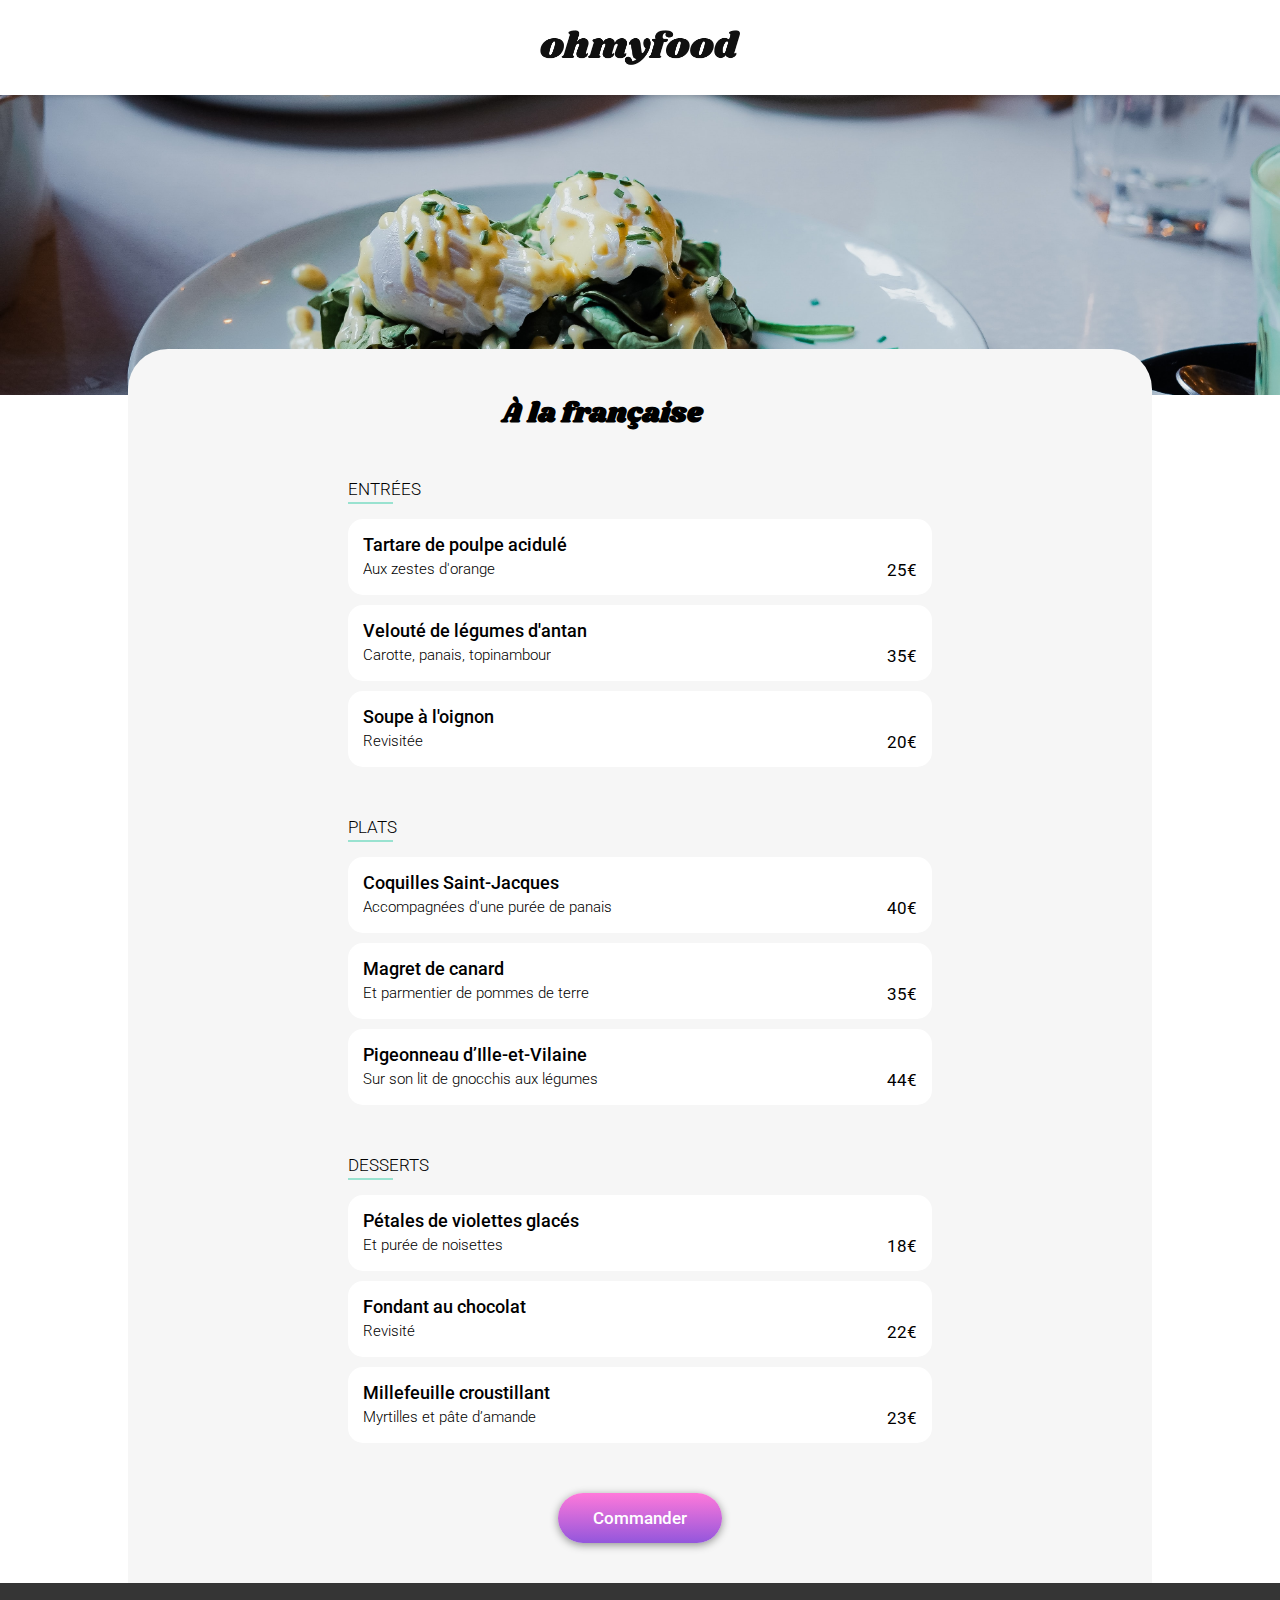
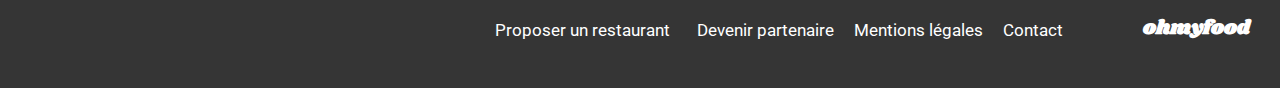
<file: restaurants/a-la-francaise.html>
<!DOCTYPE html>
<html lang="fr">
<head>
    <meta charset="UTF-8">
    <meta name="viewport" content="width=device-width, initial-scale=1.0">
    <title>À la française</title>
    <link rel="stylesheet" href="../assets/style.css">
    <!-- liens police-->
    <link rel="preconnect" href="https://fonts.googleapis.com">
    <link rel="preconnect" href="https://fonts.gstatic.com" crossorigin>
    <link href="https://fonts.googleapis.com/css2?family=Roboto:ital,wght@0,100;0,300;0,400;0,500;0,700;0,900;1,100;1,300;1,400;1,500;1,700;1,900&family=Shrikhand&display=swap" rel="stylesheet">
    <!-- Lien icone -->
    <link rel="stylesheet" href="https://cdnjs.cloudflare.com/ajax/libs/font-awesome/6.2.1/css/all.min.css" integrity="sha512-MV7K8+y+gLIBoVD59lQIYicR65iaqukzvf/nwasF0nqhPay5w/9lJmVM2hMDcnK1OnMGCdVK+iQrJ7lzPJQd1w==" crossorigin="anonymous" referrerpolicy="no-referrer" />
</head>
<body>
    <div class="body-container">
        <header class="header">
            <a href="../index.html" class="header__return">
                <i class="fa-solid fa-arrow-left"></i>
            </a>
            <img src="../assets/images/logo/ohmyfood.png" alt="Logo ohmyfood" class="header__img">
        </header>
    
        <main class="main">
            <img class="main__img" src="../assets/images/restaurants/toa-heftiba-DQKerTsQwi0-unsplash.jpg" alt="">
            <section class="menu">
                <div class="menu__restaurant">
                    <h1 class="menu__restaurant__title">À la française</h1>
                    <span class="menu__restaurant__heart">
                        <i class="fa-regular fa-heart"></i>
                        <i class="fa-solid fa-heart"></i>
                    </span>
                </div>
                <div class="menu__starter">
                    <h2 class="menu__starter__title">ENTRÉES</h2>
                    <div class="menu__starter__name">
                        <h3 class="menu__starter__name--margin">Tartare de poulpe acidulé</h3>
                        <div class="menu__starter__name__description">
                            <p class="menu__starter__name__description--weight">Aux zestes d'orange</p>
                            <p>25€</p>
                        </div>
                        <div class="menu__starter__check">
                            <i class="fa-solid fa-circle-check"></i>
                        </div>
                    </div>
                    <div class="menu__starter__name">
                        <h3 class="menu__starter__name--margin">Velouté de légumes d'antan</h3>
                        <div class="menu__starter__name__description">
                            <p class="menu__starter__name__description--weight">Carotte, panais, topinambour</p>
                            <p>35€</p>
                        </div>
                        <div class="menu__starter__check">
                            <i class="fa-solid fa-circle-check"></i>
                        </div>
                    </div>
                    <div class="menu__starter__name">
                        <h3 class="menu__starter__name--margin">Soupe à l'oignon</h3>
                        <div class="menu__starter__name__description">
                            <p class="menu__starter__name__description--weight">Revisitée</p>
                            <p>20€</p>
                        </div>
                        <div class="menu__starter__check">
                            <i class="fa-solid fa-circle-check"></i>
                        </div>
                    </div>
                </div>
                <div class="menu__starter">
                    <h2 class="menu__starter__title">PLATS</h2>
                    <div class="menu__starter__name">
                        <h3 class="menu__starter__name--margin">Coquilles Saint-Jacques</h3>
                        <div class="menu__starter__name__description">
                            <p class="menu__starter__name__description--weight">Accompagnées d'une purée de panais</p>
                            <p>40€</p>
                        </div>
                        <div class="menu__starter__check">
                            <i class="fa-solid fa-circle-check"></i>
                        </div>
                    </div>
                    <div class="menu__starter__name">
                        <h3 class="menu__starter__name--margin">Magret de canard</h3>
                        <div class="menu__starter__name__description">
                            <p class="menu__starter__name__description--weight">Et parmentier de pommes de terre</p>
                            <p>35€</p>
                        </div>
                        <div class="menu__starter__check">
                            <i class="fa-solid fa-circle-check"></i>
                        </div>
                    </div>
                    <div class="menu__starter__name">
                        <h3 class="menu__starter__name--margin">Pigeonneau d’Ille-et-Vilaine</h3>
                        <div class="menu__starter__name__description">
                            <p class="menu__starter__name__description--weight">Sur son lit de gnocchis aux légumes</p>
                            <p>44€</p>
                        </div>
                        <div class="menu__starter__check">
                            <i class="fa-solid fa-circle-check"></i>
                        </div>
                    </div>
                </div>
                <div class="menu__starter">
                    <h2 class="menu__starter__title">DESSERTS</h2>
                    <div class="menu__starter__name">
                        <h3 class="menu__starter__name--margin">Pétales de violettes glacés</h3>
                        <div class="menu__starter__name__description">
                            <p class="menu__starter__name__description--weight">Et purée de noisettes</p>
                            <p>18€</p>
                        </div>
                        <div class="menu__starter__check">
                            <i class="fa-solid fa-circle-check"></i>
                        </div>
                    </div>
                    <div class="menu__starter__name">
                        <h3 class="menu__starter__name--margin">Fondant au chocolat</h3>
                        <div class="menu__starter__name__description">
                            <p class="menu__starter__name__description--weight">Revisité</p>
                            <p>22€</p>
                        </div>
                        <div class="menu__starter__check">
                            <i class="fa-solid fa-circle-check"></i>
                        </div>
                    </div>
                    <div class="menu__starter__name">
                        <h3 class="menu__starter__name--margin">Millefeuille croustillant</h3>
                        <div class="menu__starter__name__description">
                            <p class="menu__starter__name__description--weight">Myrtilles et pâte d’amande</p>
                            <p>23€</p>
                        </div>
                        <div class="menu__starter__check">
                            <i class="fa-solid fa-circle-check"></i>
                        </div>
                    </div>
                </div>
                <a href="#" class="menu__cta">Commander</a>
            </section>
        </main>
        <footer class="footer">
            <h2 class="footer__title">ohmyfood</h2>
            <ul class="footer__list">
                <li class="footer__list__item">
                    <a href="#" class="footer__list__item__lien">
                        <i class="fa-solid fa-utensils"></i>
                        <p class="footer__list__item__lien--white">Proposer un restaurant</p>
                    </a>
                </li>
                <li class="footer__list__item">
                    <a href="#" class="footer__list__item__lien">
                        <i class="fa-solid fa-handshake-angle"></i>
                        <p class="footer__list__item__lien--white">Devenir partenaire</p>
                    </a>
                </li>
                <li class="footer__list__item">
                    <a href="#" class="footer__list__item__lien">Mentions légales</a>
                </li>
                <li class="footer__list__tem">
                    <a href="mailto:contact@ohmyfood.com" class="footer__list__item__lien">Contact</a>
                </li>
            </ul>
        </footer>
    </div>
</body>
</html>
</file>
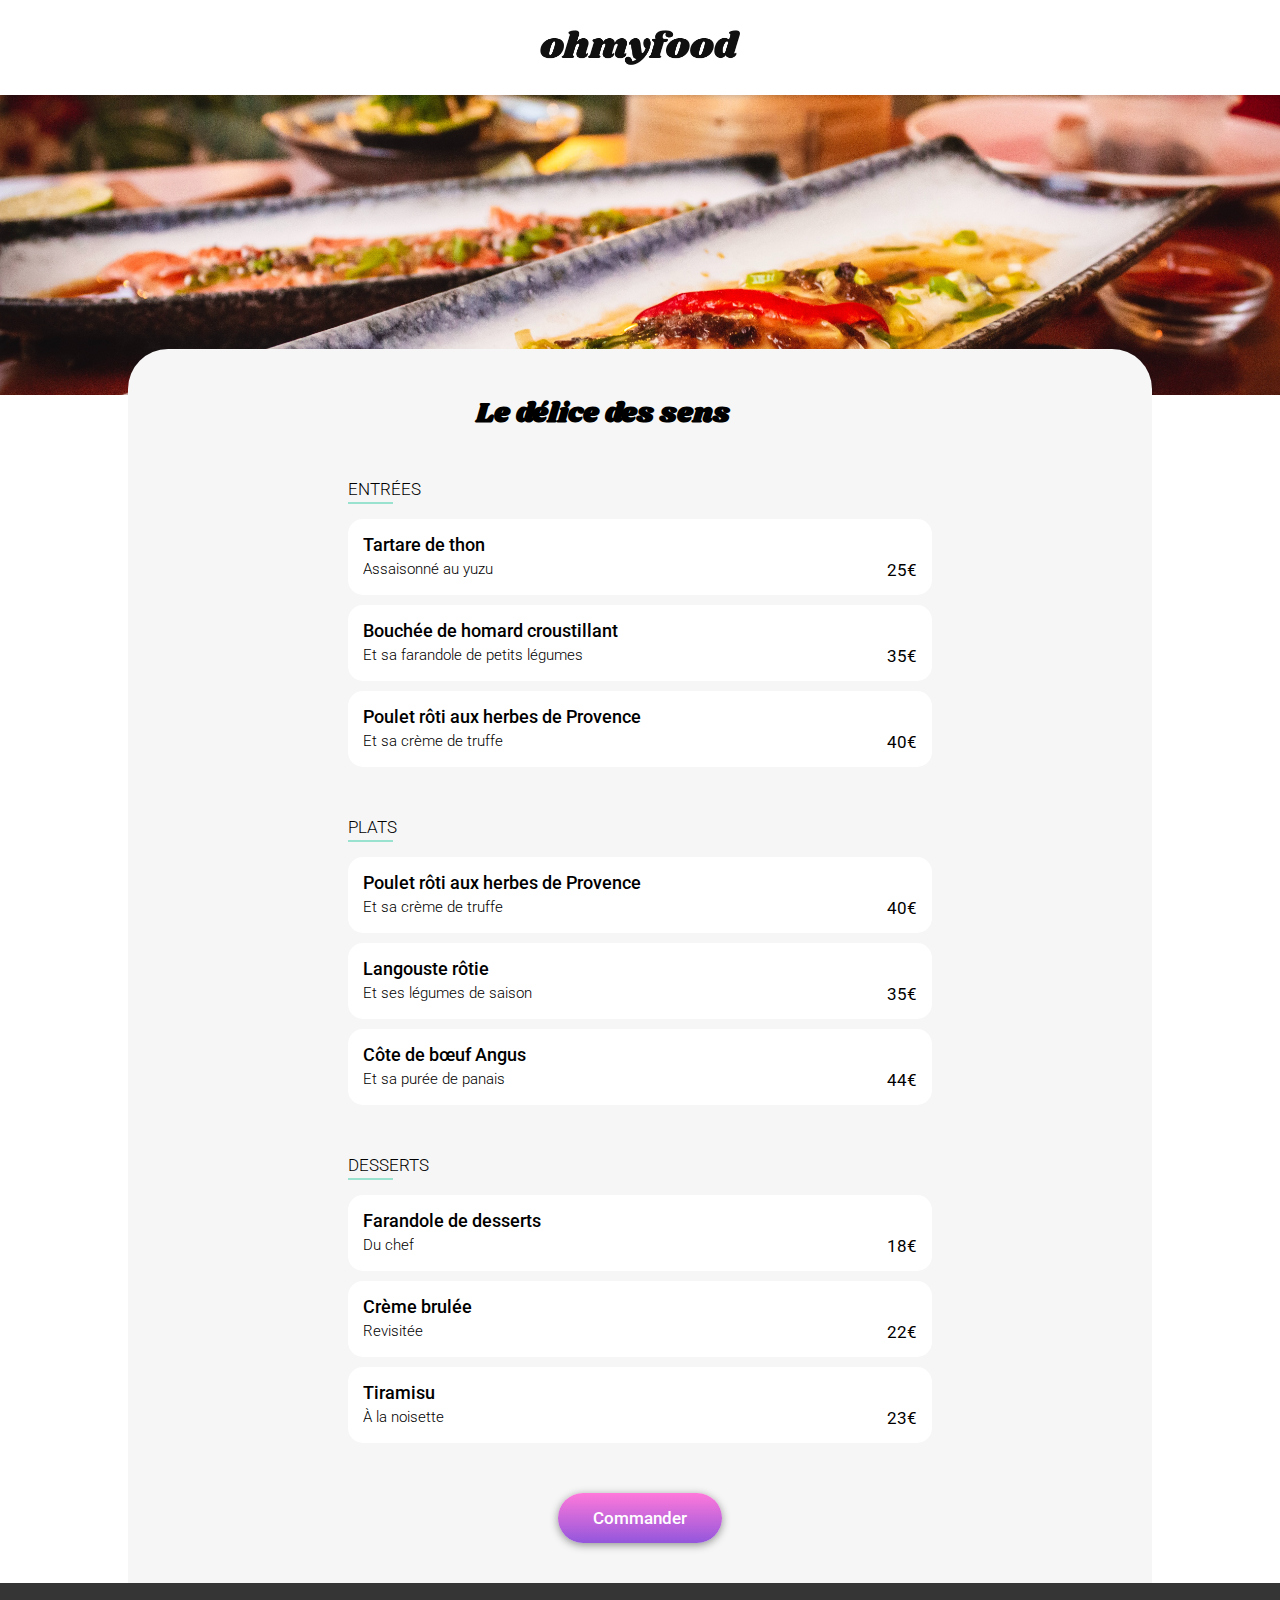
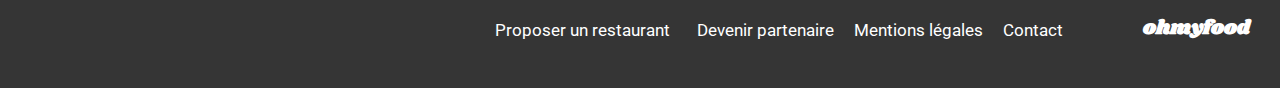
<file: restaurants/delice-des-sens.html>
<!DOCTYPE html>
<html lang="fr">
<head>
    <meta charset="UTF-8">
    <meta name="viewport" content="width=device-width, initial-scale=1.0">
    <title>Le délice des sens</title>
    <link rel="stylesheet" href="../assets/style.css">
    <!-- liens police-->
    <link rel="preconnect" href="https://fonts.googleapis.com">
    <link rel="preconnect" href="https://fonts.gstatic.com" crossorigin>
    <link href="https://fonts.googleapis.com/css2?family=Roboto:ital,wght@0,100;0,300;0,400;0,500;0,700;0,900;1,100;1,300;1,400;1,500;1,700;1,900&family=Shrikhand&display=swap" rel="stylesheet">
    <!-- Lien icone -->
    <link rel="stylesheet" href="https://cdnjs.cloudflare.com/ajax/libs/font-awesome/6.2.1/css/all.min.css" integrity="sha512-MV7K8+y+gLIBoVD59lQIYicR65iaqukzvf/nwasF0nqhPay5w/9lJmVM2hMDcnK1OnMGCdVK+iQrJ7lzPJQd1w==" crossorigin="anonymous" referrerpolicy="no-referrer" />
</head>
<body>
    <div class="body-container">
        <header class="header">
            <a href="../index.html" class="header__return">
                <i class="fa-solid fa-arrow-left"></i>
            </a>
            <img src="../assets/images/logo/ohmyfood.png" alt="Logo ohmyfood" class="header__img">
        </header>
    
        <main class="main">
            <img class="main__img" src="../assets/images/restaurants/louis-hansel-shotsoflouis-qNBGVyOCY8Q-unsplash.jpg" alt="">
            <section class="menu">
                <div class="menu__restaurant">
                    <h1 class="menu__restaurant__title">Le délice des sens</h1>
                    <span class="menu__restaurant__heart">
                        <i class="fa-regular fa-heart"></i>
                        <i class="fa-solid fa-heart"></i>
                    </span>
                </div>
                <div class="menu__starter">
                    <h2 class="menu__starter__title">ENTRÉES</h2>
                    <div class="menu__starter__name">
                        <h3 class="menu__starter__name--margin">Tartare de thon</h3>
                        <div class="menu__starter__name__description">
                            <p class="menu__starter__name__description--weight">Assaisonné au yuzu</p>
                            <p>25€</p>
                        </div>
                        <div class="menu__starter__check">
                            <i class="fa-solid fa-circle-check"></i>
                        </div>
                    </div>
                    <div class="menu__starter__name">
                        <h3 class="menu__starter__name--margin">Bouchée de homard croustillant</h3>
                        <div class="menu__starter__name__description">
                            <p class="menu__starter__name__description--weight">Et sa farandole de petits légumes</p>
                            <p>35€</p>
                        </div>
                        <div class="menu__starter__check">
                            <i class="fa-solid fa-circle-check"></i>
                        </div>
                    </div>
                    <div class="menu__starter__name">
                        <h3 class="menu__starter__name--margin">Poulet rôti aux herbes de Provence </h3>
                        <div class="menu__starter__name__description">
                            <p class="menu__starter__name__description--weight">Et sa crème de truffe</p>
                            <p>40€</p>
                        </div>
                        <div class="menu__starter__check">
                            <i class="fa-solid fa-circle-check"></i>
                        </div>
                    </div>
                </div>
                <div class="menu__starter">
                    <h2 class="menu__starter__title">PLATS</h2>
                    <div class="menu__starter__name">
                        <h3 class="menu__starter__name--margin">Poulet rôti aux herbes de Provence </h3>
                        <div class="menu__starter__name__description">
                            <p class="menu__starter__name__description--weight">Et sa crème de truffe</p>
                            <p>40€</p>
                        </div>
                        <div class="menu__starter__check">
                            <i class="fa-solid fa-circle-check"></i>
                        </div>
                    </div>
                    <div class="menu__starter__name">
                        <h3 class="menu__starter__name--margin">Langouste rôtie</h3>
                        <div class="menu__starter__name__description">
                            <p class="menu__starter__name__description--weight">Et ses légumes de saison</p>
                            <p>35€</p>
                        </div>
                        <div class="menu__starter__check">
                            <i class="fa-solid fa-circle-check"></i>
                        </div>
                    </div>
                    <div class="menu__starter__name">
                        <h3 class="menu__starter__name--margin">Côte de bœuf Angus </h3>
                        <div class="menu__starter__name__description">
                            <p class="menu__starter__name__description--weight">Et sa purée de panais</p>
                            <p>44€</p>
                        </div>
                        <div class="menu__starter__check">
                            <i class="fa-solid fa-circle-check"></i>
                        </div>
                    </div>
                </div>
                <div class="menu__starter">
                    <h2 class="menu__starter__title">DESSERTS</h2>
                    <div class="menu__starter__name">
                        <h3 class="menu__starter__name--margin">Farandole de desserts</h3>
                        <div class="menu__starter__name__description">
                            <p class="menu__starter__name__description--weight">Du chef</p>
                            <p>18€</p>
                        </div>
                        <div class="menu__starter__check">
                            <i class="fa-solid fa-circle-check"></i>
                        </div>
                    </div>
                    <div class="menu__starter__name">
                        <h3 class="menu__starter__name--margin">Crème brulée</h3>
                        <div class="menu__starter__name__description">
                            <p class="menu__starter__name__description--weight">Revisitée</p>
                            <p>22€</p>
                        </div>
                        <div class="menu__starter__check">
                            <i class="fa-solid fa-circle-check"></i>
                        </div>
                    </div>
                    <div class="menu__starter__name">
                        <h3 class="menu__starter__name--margin">Tiramisu</h3>
                        <div class="menu__starter__name__description">
                            <p class="menu__starter__name__description--weight">À la noisette</p>
                            <p>23€</p>
                        </div>
                        <div class="menu__starter__check">
                            <i class="fa-solid fa-circle-check"></i>
                        </div>
                    </div>
                </div>
                <a href="#" class="menu__cta">Commander</a>
            </section>
        </main>
        <footer class="footer">
            <h2 class="footer__title">ohmyfood</h2>
            <ul class="footer__list">
                <li class="footer__list__item">
                    <a href="#" class="footer__list__item__lien">
                        <i class="fa-solid fa-utensils"></i>
                        <p class="footer__list__item__lien--white">Proposer un restaurant</p>
                    </a>
                </li>
                <li class="footer__list__item">
                    <a href="#" class="footer__list__item__lien">
                        <i class="fa-solid fa-handshake-angle"></i>
                        <p class="footer__list__item__lien--white">Devenir partenaire</p>
                    </a>
                </li>
                <li class="footer__list__item">
                    <a href="#" class="footer__list__item__lien">Mentions légales</a>
                </li>
                <li class="footer__list__tem">
                    <a href="mailto:contact@ohmyfood.com" class="footer__list__item__lien">Contact</a>
                </li>
            </ul>
        </footer>
    </div>
</body>
</html>
</file>
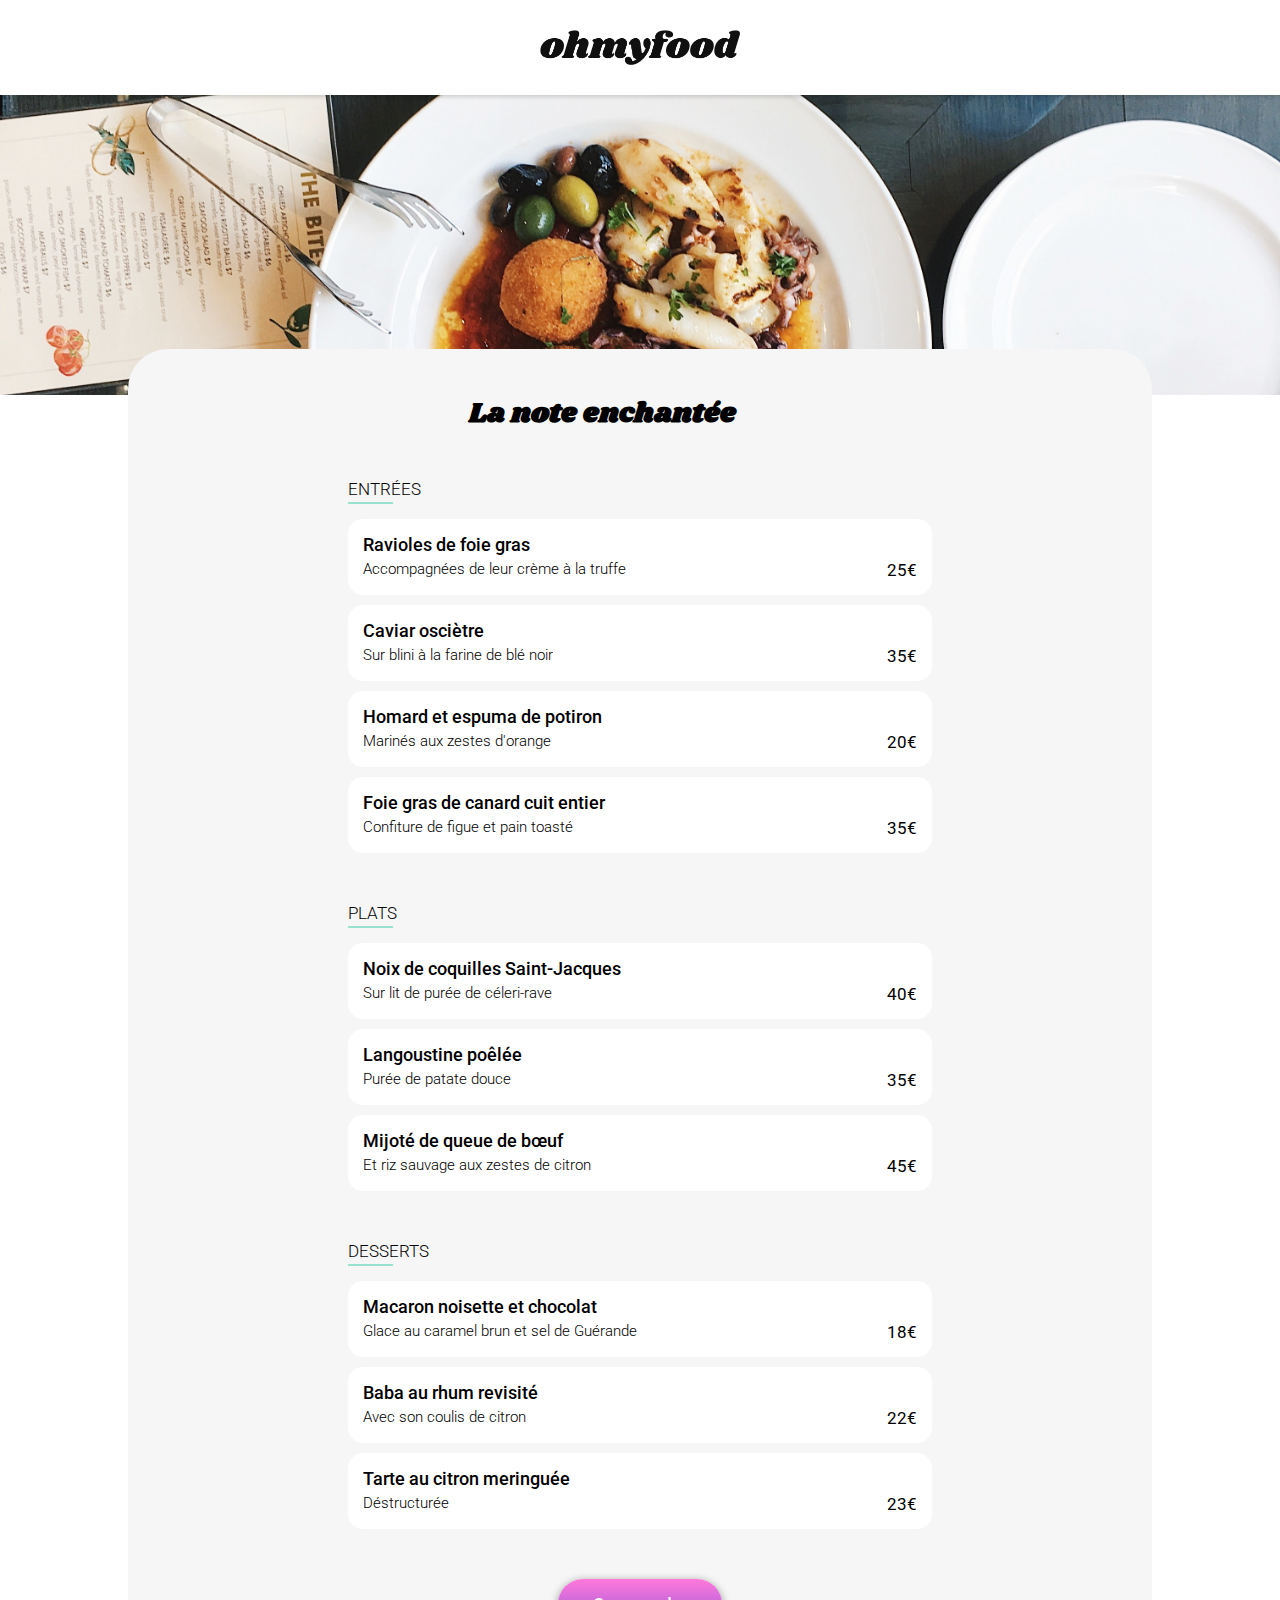
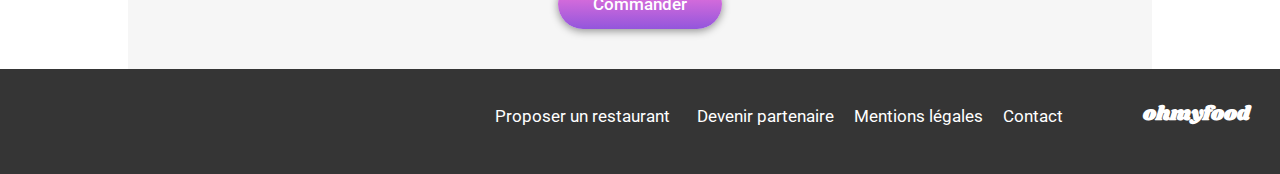
<file: restaurants/note-enchantee.html>
<!DOCTYPE html>
<html lang="fr">
<head>
    <meta charset="UTF-8">
    <meta name="viewport" content="width=device-width, initial-scale=1.0">
    <title>La note enchantée</title>
    <link rel="stylesheet" href="../assets/style.css">
    <!-- liens police-->
    <link rel="preconnect" href="https://fonts.googleapis.com">
    <link rel="preconnect" href="https://fonts.gstatic.com" crossorigin>
    <link href="https://fonts.googleapis.com/css2?family=Roboto:ital,wght@0,100;0,300;0,400;0,500;0,700;0,900;1,100;1,300;1,400;1,500;1,700;1,900&family=Shrikhand&display=swap" rel="stylesheet">
    <!-- Lien icone -->
    <link rel="stylesheet" href="https://cdnjs.cloudflare.com/ajax/libs/font-awesome/6.2.1/css/all.min.css" integrity="sha512-MV7K8+y+gLIBoVD59lQIYicR65iaqukzvf/nwasF0nqhPay5w/9lJmVM2hMDcnK1OnMGCdVK+iQrJ7lzPJQd1w==" crossorigin="anonymous" referrerpolicy="no-referrer" />
</head>
<body>
    <div class="body-container">
        <header class="header">
            <a href="../index.html" class="header__return">
                <i class="fa-solid fa-arrow-left"></i>
            </a>
            <img src="../assets/images/logo/ohmyfood.png" alt="Logo ohmyfood" class="header__img">
        </header>
    
        <main class="main">
            <img class="main__img" src="../assets/images/restaurants/stil-u2Lp8tXIcjw-unsplash.jpg" alt="">
            <section class="menu">
                <div class="menu__restaurant">
                    <h1 class="menu__restaurant__title">La note enchantée</h1>
                    <span class="menu__restaurant__heart">
                        <i class="fa-regular fa-heart"></i>
                        <i class="fa-solid fa-heart"></i>
                    </span>
                </div>
                <div class="menu__starter">
                    <h2 class="menu__starter__title">ENTRÉES</h2>
                    <div class="menu__starter__name" tabindex="0">
                        <h3 class="menu__starter__name--margin">Ravioles de foie gras</h3>
                        <div class="menu__starter__name__description">
                            <p class="menu__starter__name__description--weight">Accompagnées de leur crème à la truffe</p>
                            <p>25€</p>
                        </div>
                        <div class="menu__starter__check">
                            <i class="fa-solid fa-circle-check"></i>
                        </div>
                    </div>
                    <div class="menu__starter__name" tabindex="0">
                        <h3 class="menu__starter__name--margin">Caviar osciètre</h3>
                        <div class="menu__starter__name__description">
                            <p class="menu__starter__name__description--weight">Sur blini à la farine de blé noir</p>
                            <p>35€</p>
                        </div>
                        <div class="menu__starter__check">
                            <i class="fa-solid fa-circle-check"></i>
                        </div>
                    </div>
                    <div class="menu__starter__name" tabindex="0">
                        <h3 class="menu__starter__name--margin">Homard et espuma de potiron</h3>
                        <div class="menu__starter__name__description">
                            <p class="menu__starter__name__description--weight">Marinés aux zestes d'orange</p>
                            <p>20€</p>
                        </div>
                        <div class="menu__starter__check">
                            <i class="fa-solid fa-circle-check"></i>
                        </div>
                    </div>
                    <div class="menu__starter__name" tabindex="0">
                        <h3 class="menu__starter__name--margin">Foie gras de canard cuit entier</h3>
                        <div class="menu__starter__name__description">
                            <p class="menu__starter__name__description--weight">Confiture de figue et pain toasté</p>
                            <p>35€</p>
                        </div>
                        <div class="menu__starter__check">
                            <i class="fa-solid fa-circle-check"></i>
                        </div>
                    </div>
                </div>
                <div class="menu__starter" tabindex="0">
                    <h2 class="menu__starter__title">PLATS</h2>
                    <div class="menu__starter__name">
                        <h3 class="menu__starter__name--margin">Noix de coquilles Saint-Jacques</h3>
                        <div class="menu__starter__name__description">
                            <p class="menu__starter__name__description--weight">Sur lit de purée de céleri-rave</p>
                            <p>40€</p>
                        </div>
                        <div class="menu__starter__check">
                            <i class="fa-solid fa-circle-check"></i>
                        </div>
                    </div>
                    <div class="menu__starter__name" tabindex="0">
                        <h3 class="menu__starter__name--margin">Langoustine poêlée</h3>
                        <div class="menu__starter__name__description">
                            <p class="menu__starter__name__description--weight">Purée de patate douce</p>
                            <p>35€</p>
                        </div>
                        <div class="menu__starter__check">
                            <i class="fa-solid fa-circle-check"></i>
                        </div>
                    </div>
                    <div class="menu__starter__name" tabindex="0">
                        <h3 class="menu__starter__name--margin">Mijoté de queue de bœuf </h3>
                        <div class="menu__starter__name__description">
                            <p class="menu__starter__name__description--weight">Et riz sauvage aux zestes de citron</p>
                            <p>45€</p>
                        </div>
                        <div class="menu__starter__check">
                            <i class="fa-solid fa-circle-check"></i>
                        </div>
                    </div>
                </div>
                <div class="menu__starter">
                    <h2 class="menu__starter__title">DESSERTS</h2>
                    <div class="menu__starter__name" tabindex="0">
                        <h3 class="menu__starter__name--margin">Macaron noisette et chocolat</h3>
                        <div class="menu__starter__name__description">
                            <p class="menu__starter__name__description--weight">Glace au caramel brun et sel de Guérande</p>
                            <p>18€</p>
                        </div>
                        <div class="menu__starter__check">
                            <i class="fa-solid fa-circle-check"></i>
                        </div>
                    </div>
                    <div class="menu__starter__name" tabindex="0">
                        <h3 class="menu__starter__name--margin">Baba au rhum revisité </h3>
                        <div class="menu__starter__name__description">
                            <p class="menu__starter__name__description--weight">Avec son coulis de citron</p>
                            <p>22€</p>
                        </div>
                        <div class="menu__starter__check">
                            <i class="fa-solid fa-circle-check"></i>
                        </div>
                    </div>
                    <div class="menu__starter__name" tabindex="0">
                        <h3 class="menu__starter__name--margin">Tarte au citron meringuée </h3>
                        <div class="menu__starter__name__description">
                            <p class="menu__starter__name__description--weight">Déstructurée</p>
                            <p>23€</p>
                        </div>
                        <div class="menu__starter__check">
                            <i class="fa-solid fa-circle-check"></i>
                        </div>
                    </div>
                </div>
                <a href="#" class="menu__cta">Commander</a>
            </section>
        </main>
        <footer class="footer">
            <h2 class="footer__title">ohmyfood</h2>
            <ul class="footer__list">
                <li class="footer__list__item">
                    <a href="#" class="footer__list__item__lien">
                        <i class="fa-solid fa-utensils"></i>
                        <p class="footer__list__item__lien--white">Proposer un restaurant</p>
                    </a>
                </li>
                <li class="footer__list__item">
                    <a href="#" class="footer__list__item__lien">
                        <i class="fa-solid fa-handshake-angle"></i>
                        <p class="footer__list__item__lien--white">Devenir partenaire</p>
                    </a>
                </li>
                <li class="footer__list__item">
                    <a href="#" class="footer__list__item__lien">Mentions légales</a>
                </li>
                <li class="footer__list__tem">
                    <a href="mailto:contact@ohmyfood.com" class="footer__list__item__lien">Contact</a>
                </li>
            </ul>
        </footer>
    </div>
</body>
</html>
</file>
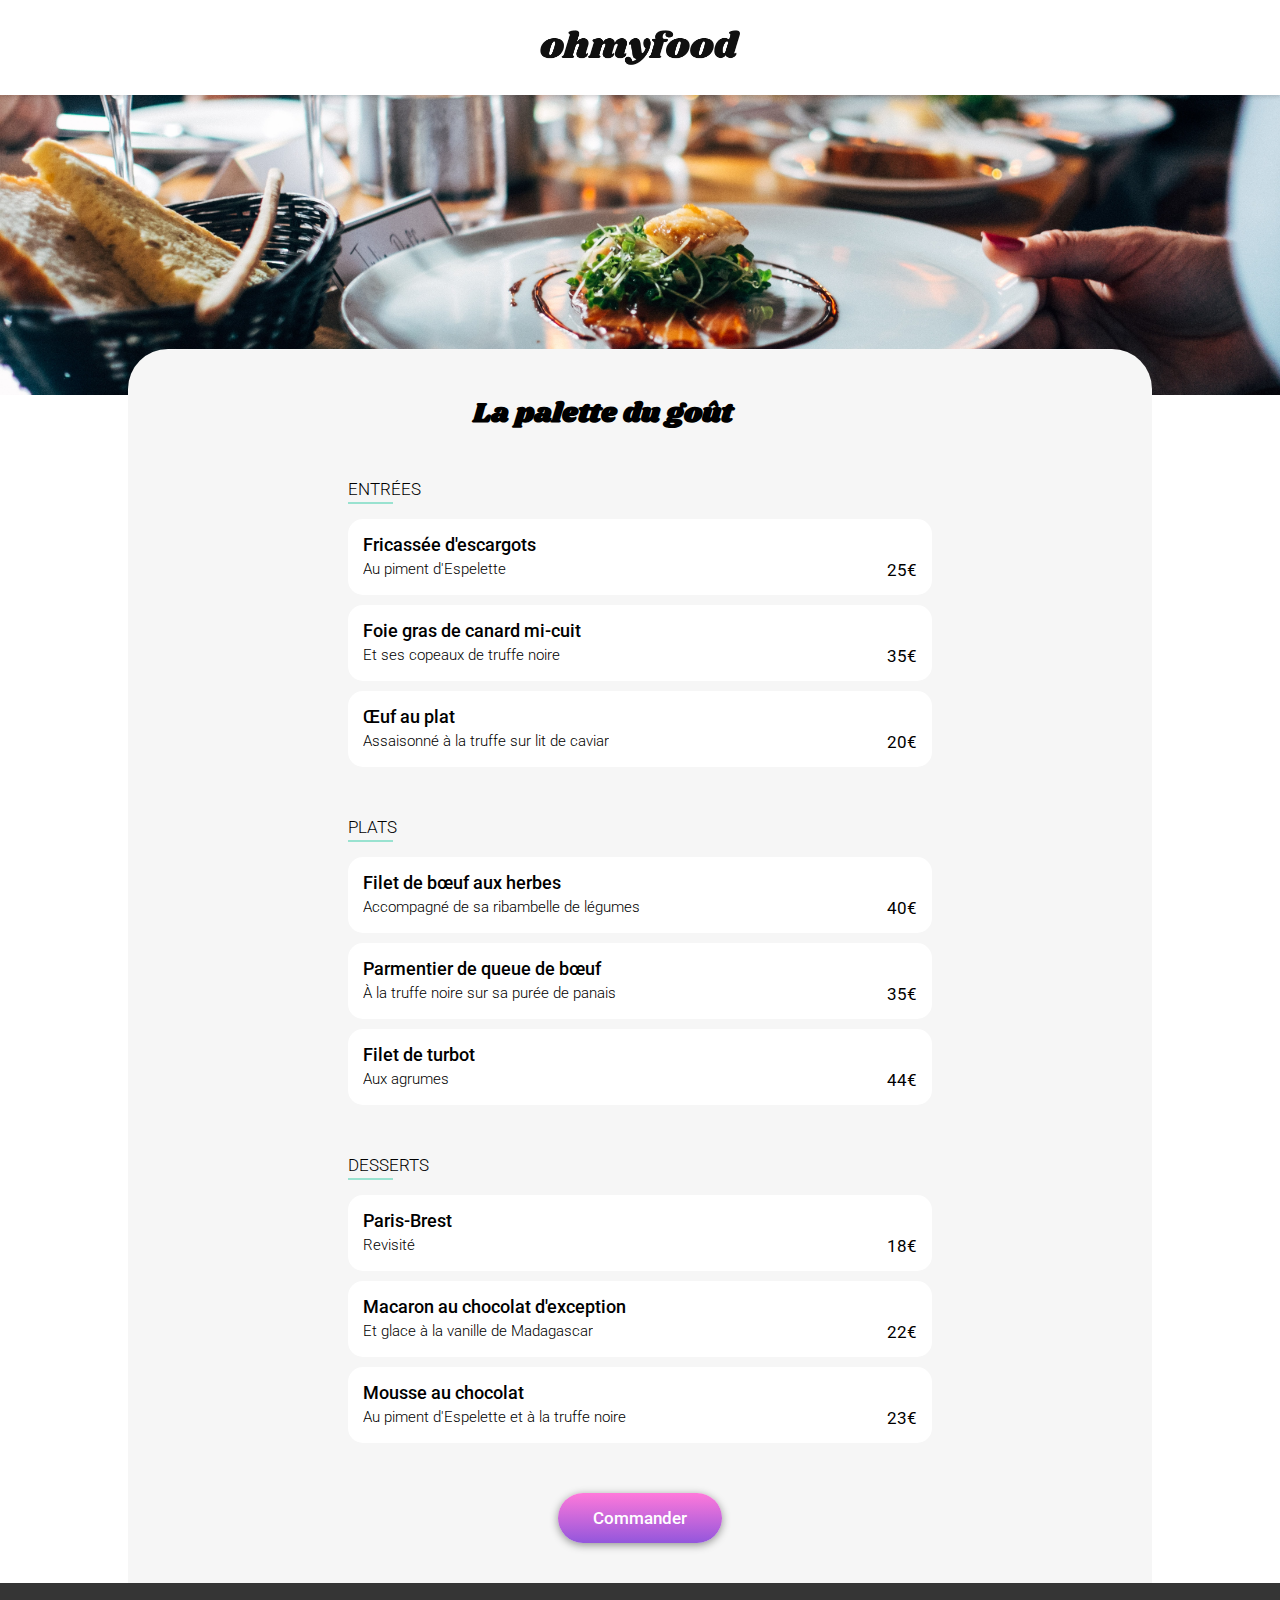
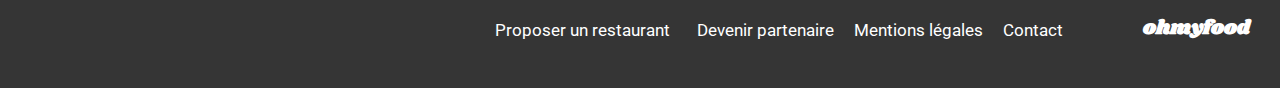
<file: restaurants/palette-du-gout.html>
<!DOCTYPE html>
<html lang="fr">
<head>
    <meta charset="UTF-8">
    <meta name="viewport" content="width=device-width, initial-scale=1.0">
    <title>La palette du goût</title>
    <link rel="stylesheet" href="../assets/style.css">
    <!-- liens police-->
    <link rel="preconnect" href="https://fonts.googleapis.com">
    <link rel="preconnect" href="https://fonts.gstatic.com" crossorigin>
    <link href="https://fonts.googleapis.com/css2?family=Roboto:ital,wght@0,100;0,300;0,400;0,500;0,700;0,900;1,100;1,300;1,400;1,500;1,700;1,900&family=Shrikhand&display=swap" rel="stylesheet">
    <!-- Lien icone -->
    <link rel="stylesheet" href="https://cdnjs.cloudflare.com/ajax/libs/font-awesome/6.2.1/css/all.min.css" integrity="sha512-MV7K8+y+gLIBoVD59lQIYicR65iaqukzvf/nwasF0nqhPay5w/9lJmVM2hMDcnK1OnMGCdVK+iQrJ7lzPJQd1w==" crossorigin="anonymous" referrerpolicy="no-referrer" />
</head>
<body>
    <div class="body-container">
        <header class="header">
            <a href="../index.html" class="header__return">
                <i class="fa-solid fa-arrow-left"></i>
            </a>
            <img src="../assets/images/logo/ohmyfood.png" alt="Logo ohmyfood" class="header__img">
        </header>
        <main class="main">
            <img class="main__img" src="../assets/images/restaurants/jay-wennington-N_Y88TWmGwA-unsplash.jpg" alt="">
            <section class="menu">
                <div class="menu__restaurant">
                    <h1 class="menu__restaurant__title">La palette du goût</h1>
                    <span class="menu__restaurant__heart">
                        <i class="fa-regular fa-heart"></i>
                        <i class="fa-solid fa-heart"></i>
                    </span>
                </div>
                <div class="menu__starter">
                    <h2 class="menu__starter__title">ENTRÉES</h2>
                    <div class="menu__starter__name">
                        <h3 class="menu__starter__name--margin">Fricassée d'escargots</h3>
                        <div class="menu__starter__name__description">
                            <p class="menu__starter__name__description--weight">Au piment d'Espelette</p>
                            <p>25€</p>
                        </div>
                        <div class="menu__starter__check">
                            <i class="fa-solid fa-circle-check"></i>
                        </div>
                    </div>
                    <div class="menu__starter__name">
                        <h3 class="menu__starter__name--margin">Foie gras de canard mi-cuit</h3>
                        <div class="menu__starter__name__description">
                            <p class="menu__starter__name__description--weight">Et ses copeaux de truffe noire</p>
                            <p>35€</p>
                        </div>
                        <div class="menu__starter__check">
                            <i class="fa-solid fa-circle-check"></i>
                        </div>
                    </div>
                    <div class="menu__starter__name">
                        <h3 class="menu__starter__name--margin">Œuf au plat</h3>
                        <div class="menu__starter__name__description">
                            <p class="menu__starter__name__description--weight">Assaisonné à la truffe sur lit de caviar</p>
                            <p>20€</p>
                        </div>
                        <div class="menu__starter__check">
                            <i class="fa-solid fa-circle-check"></i>
                        </div>
                    </div>
                </div>
                <div class="menu__starter">
                    <h2 class="menu__starter__title">PLATS</h2>
                    <div class="menu__starter__name">
                        <h3 class="menu__starter__name--margin">Filet de bœuf aux herbes</h3>
                        <div class="menu__starter__name__description">
                            <p class="menu__starter__name__description--weight">Accompagné de sa ribambelle de légumes</p>
                            <p>40€</p>
                        </div>
                        <div class="menu__starter__check">
                            <i class="fa-solid fa-circle-check"></i>
                        </div>
                    </div>
                    <div class="menu__starter__name">
                        <h3 class="menu__starter__name--margin">Parmentier de queue de bœuf</h3>
                        <div class="menu__starter__name__description">
                            <p class="menu__starter__name__description--weight">À la truffe noire sur sa purée de panais</p>
                            <p>35€</p>
                        </div>
                        <div class="menu__starter__check">
                            <i class="fa-solid fa-circle-check"></i>
                        </div>
                    </div>
                    <div class="menu__starter__name">
                        <h3 class="menu__starter__name--margin">Filet de turbot</h3>
                        <div class="menu__starter__name__description">
                            <p class="menu__starter__name__description--weight">Aux agrumes</p>
                            <p>44€</p>
                        </div>
                        <div class="menu__starter__check">
                            <i class="fa-solid fa-circle-check"></i>
                        </div>
                    </div>
                </div>
                <div class="menu__starter">
                    <h2 class="menu__starter__title">DESSERTS</h2>
                    <div class="menu__starter__name">
                        <h3 class="menu__starter__name--margin">Paris-Brest</h3>
                        <div class="menu__starter__name__description">
                            <p class="menu__starter__name__description--weight">Revisité</p>
                            <p>18€</p>
                        </div>
                        <div class="menu__starter__check">
                            <i class="fa-solid fa-circle-check"></i>
                        </div>
                    </div>
                    <div class="menu__starter__name">
                        <h3 class="menu__starter__name--margin">Macaron au chocolat d'exception </h3>
                        <div class="menu__starter__name__description">
                            <p class="menu__starter__name__description--weight">Et glace à la vanille de Madagascar</p>
                            <p>22€</p>
                        </div>
                        <div class="menu__starter__check">
                            <i class="fa-solid fa-circle-check"></i>
                        </div>
                    </div>
                    <div class="menu__starter__name">
                        <h3 class="menu__starter__name--margin">Mousse au chocolat </h3>
                        <div class="menu__starter__name__description">
                            <p class="menu__starter__name__description--weight">Au piment d'Espelette et à la truffe noire</p>
                            <p>23€</p>
                        </div>
                        <div class="menu__starter__check">
                            <i class="fa-solid fa-circle-check"></i>
                        </div>
                    </div>
                </div>
                <a href="#" class="menu__cta">Commander</a>
            </section>
        </main>
        <footer class="footer">
            <h2 class="footer__title">ohmyfood</h2>
            <ul class="footer__list">
                <li class="footer__list__item">
                    <a href="#" class="footer__list__item__lien">
                        <i class="fa-solid fa-utensils"></i>
                        <p class="footer__list__item__lien--white">Proposer un restaurant</p>
                    </a>
                </li>
                <li class="footer__list__item">
                    <a href="#" class="footer__list__item__lien">
                        <i class="fa-solid fa-handshake-angle"></i>
                        <p class="footer__list__item__lien--white">Devenir partenaire</p>
                    </a>
                </li>
                <li class="footer__list__item">
                    <a href="#" class="footer__list__item__lien">Mentions légales</a>
                </li>
                <li class="footer__list__tem">
                    <a href="mailto:contact@ohmyfood.com" class="footer__list__item__lien">Contact</a>
                </li>
            </ul>
        </footer>
    </div>
</body>
</html>
</file>
<file: assets/style.css>
* {
  margin: 0;
  padding: 0;
  box-sizing: border-box;
}

body {
  font-family: "Roboto", sans-serif;
  font-size: 17px;
  display: flex;
  justify-content: center;
  margin: 0;
}

.body-container {
  width: 100%;
  max-width: 1480px;
  box-sizing: border-box;
}

h1 {
  font-size: 30px;
  font-weight: 700;
}

h2 {
  font-size: 30px;
  font-weight: 700;
}

h3 {
  font-weight: 500;
  font-size: 18px;
}

a {
  text-decoration: none;
  color: black;
}

ul {
  list-style-type: none;
  padding-left: 0;
}

span {
  color: white;
}

.header, .header-loader {
  display: flex;
  justify-content: center;
  align-items: center;
  padding-top: 30px;
  padding-bottom: 10px;
  box-shadow: 0px 2px 4px 0px rgba(0, 0, 0, 0.15);
  position: relative;
}
@media (min-width: 1024px) {
  .header, .header-loader {
    padding-bottom: 30px;
  }
}
.header__return, .header-loader__return {
  position: absolute;
  top: 35px;
  left: 30px;
}
.header__return i, .header-loader__return i {
  font-size: 22px;
}
.header__img, .header-loader__img {
  width: 200px;
}

.form {
  display: flex;
  justify-content: center;
  align-items: center;
  background-color: #EAEAEA;
  padding: 15px;
  margin-bottom: 5px;
  box-shadow: 0px 4px 4px 0px rgba(0, 0, 0, 0.25);
}
.form__search {
  display: flex;
  justify-content: center;
  align-items: center;
  padding-left: 40px;
}
.form__search--input {
  display: flex;
  justify-content: center;
  align-items: center;
  padding-left: 15px;
  border: none;
  background-color: #EAEAEA;
  font-size: 17px;
}
.form__search--input::-webkit-search-cancel-button {
  display: none;
}
.form__search--input:focus {
  outline: none;
}

.presentation {
  background-color: #F6F6F6;
  display: flex;
  justify-content: center;
  align-items: center;
  flex-direction: column;
  gap: 25px;
  text-align: center;
  padding: 40px 30px 50px 30px;
}
.presentation__texte {
  font-size: 18px;
  font-weight: 300;
}
.presentation__cta {
  display: inline-block;
  background: linear-gradient(#FF79DA, #9356DC);
  color: white;
  font-weight: 500;
  border-radius: 50px;
  transition: opacity 0.3s;
  padding: 15px 20px;
  box-shadow: 0 2px 8px rgba(0, 0, 0, 0.421);
}
.presentation__cta:hover {
  opacity: 0.8;
  box-shadow: 0 4px 16px rgba(0, 0, 0, 0.8);
}

.function {
  padding: 40px 30px;
}
@media (min-width: 1024px) {
  .function {
    padding: 50px 180px;
  }
}
.function__title {
  margin-bottom: 25px;
}
.function__container {
  display: flex;
  flex-direction: column;
}
@media (min-width: 1024px) {
  .function__container {
    flex-direction: row;
    justify-content: space-between;
    gap: 20px;
  }
}
.function__container__box {
  position: relative;
  padding: 30px;
  border-radius: 20px;
  background-color: #F6F6F6;
  display: flex;
  justify-content: center;
  align-items: center;
  margin-bottom: 25px;
}
@media (min-width: 1024px) {
  .function__container__box {
    padding: 30px 60px;
  }
}
.function__container__box--num {
  display: flex;
  justify-content: center;
  align-items: center;
  position: absolute;
  left: -10px;
  background-color: #9356DC;
  border-radius: 50%;
  height: 30px;
  width: 30px;
}
.function__container__box--info {
  display: flex;
  justify-content: center;
  align-items: center;
  gap: 20px;
}
.function__container__box--info .fa-solid {
  font-size: 20px;
  color: #353535;
}
.function__container__box--info .fa-store {
  color: #9356DC;
}

.restaurant {
  padding: 40px 30px;
  background-color: #F6F6F6;
}
@media (min-width: 1024px) {
  .restaurant {
    padding: 50px 180px;
  }
}
.restaurant--title {
  margin-bottom: 25px;
}
.restaurant__container {
  display: flex;
  justify-content: center;
  align-items: center;
  flex-wrap: wrap;
  gap: 25px;
}
@media (min-width: 1024px) {
  .restaurant__container {
    align-items: flex-start;
    justify-content: space-between;
    gap: 50px;
  }
}
.restaurant__container .card {
  background-color: white;
  border-radius: 20px;
  position: relative;
  width: 100%;
}
@media (min-width: 1024px) {
  .restaurant__container .card {
    width: 45%;
  }
}
.restaurant__container .card img {
  width: 100%;
  height: 180px;
  border-top-left-radius: 20px;
  border-top-right-radius: 20px;
  object-fit: cover;
}
.restaurant__container .card--new {
  color: #008766;
  background-color: #99E2D0;
  padding: 5px 10px;
  border-radius: 2px;
  position: absolute;
  right: 13px;
  top: 13px;
}
.restaurant__container .card__content {
  display: flex;
  justify-content: space-between;
  padding: 15px;
  padding-right: 30px;
}
.restaurant__container .card__content--txt {
  color: black;
}
.restaurant__container .card__content--txt--title {
  font-weight: 700;
  margin-bottom: 5px;
}
.restaurant__container .card__content--txt--place {
  font-weight: 300;
}
.restaurant__container .card__content__heart {
  display: flex;
  align-items: center;
}
.restaurant__container .card__content__heart--icone {
  display: inline-block;
  position: relative;
  width: 50px;
  height: 50px;
  cursor: pointer;
}
.restaurant__container .card__content__heart--icone:hover .fa-solid {
  clip-path: inset(0 0 0 0);
}
.restaurant__container .card__content__heart .fa-heart {
  font-size: 30px;
  margin-right: 10px;
  color: black;
  position: absolute;
  top: 10px;
}
.restaurant__container .card__content__heart .fa-solid {
  clip-path: inset(100% 0 0 0);
  background: linear-gradient(#FF79DA, #9356DC);
  -webkit-background-clip: text;
  -webkit-text-fill-color: transparent;
  transition: clip-path 0.8s ease-in;
}

.footer, .footer-loader {
  background-color: #353535;
  color: white;
  padding: 30px;
}
@media (min-width: 1024px) {
  .footer, .footer-loader {
    display: flex;
    align-items: center;
    flex-direction: row-reverse;
  }
}
.footer__title, .footer-loader__title {
  margin-bottom: 15px;
  font-family: "Shrikhand", sans-serif;
  font-size: 20px;
}
@media (min-width: 1024px) {
  .footer__title, .footer-loader__title {
    margin-left: 80px;
  }
}
@media (min-width: 1024px) {
  .footer__list, .footer-loader__list {
    display: flex;
    gap: 20px;
  }
}
.footer__list__item, .footer-loader__list__item {
  margin-bottom: 10px;
}
.footer__list__item__lien, .footer-loader__list__item__lien {
  display: flex;
  gap: 5px;
  color: white;
}
.footer__list .fa-utensils, .footer-loader__list .fa-utensils {
  margin-right: 7px;
}
.footer__list .fa-handshake-angle, .footer-loader__list .fa-handshake-angle {
  margin-right: 2px;
}

.main__img {
  width: 100%;
  height: 300px;
  object-fit: cover;
}

.menu {
  display: flex;
  flex-direction: column;
  padding: 40px 20px;
  background-color: #F6F6F6;
  border-top-left-radius: 40px;
  border-top-right-radius: 40px;
  position: relative;
  top: -50px;
  margin-bottom: -50px;
}
@media (min-width: 1024px) {
  .menu {
    width: 80%;
    margin: 0 auto -50px;
    max-width: 1200px;
  }
}
.menu__restaurant {
  display: flex;
  justify-content: space-between;
  align-items: center;
  margin-bottom: 40px;
}
@media (min-width: 1024px) {
  .menu__restaurant {
    display: flex;
    justify-content: center;
    align-items: center;
    gap: 25px;
  }
}
.menu__restaurant__title {
  font-family: "Shrikhand", sans-serif;
  font-size: 28px;
}
.menu__restaurant__heart {
  display: inline-block;
  position: relative;
  width: 50px;
  height: 50px;
  cursor: pointer;
}
.menu__restaurant__heart:hover .fa-solid {
  clip-path: inset(0 0 0 0);
}
.menu__restaurant .fa-heart {
  font-size: 30px;
  margin-right: 10px;
  color: black;
  position: absolute;
  top: 10px;
}
.menu__restaurant .fa-solid {
  clip-path: inset(100% 0 0 0);
  background: linear-gradient(#FF79DA, #9356DC);
  -webkit-background-clip: text;
  -webkit-text-fill-color: transparent;
  transition: clip-path 0.8s ease-in;
}
.menu__starter {
  margin-bottom: 40px;
  width: 100%;
  animation: apparition 1s backwards;
}
@media (min-width: 1024px) {
  .menu__starter {
    padding: 0 200px;
    width: 100%;
  }
}
.menu__starter:nth-child(2) {
  animation-delay: 600ms;
}
.menu__starter:nth-child(3) {
  animation-delay: 900ms;
}
.menu__starter:nth-child(4) {
  animation-delay: 1200ms;
}
.menu__starter__title {
  font-size: 17px;
  font-weight: 300;
  position: relative;
  margin-bottom: 20px;
}
.menu__starter__title::before {
  content: "";
  position: absolute;
  background-color: #99E2D0;
  width: 45px;
  height: 2px;
  bottom: -5px;
}
.menu__starter__name {
  background-color: white;
  border-radius: 15px;
  padding: 15px;
  margin-bottom: 10px;
  position: relative;
  overflow: hidden;
}
@media (min-width: 1024px) {
  .menu__starter__name {
    width: 100%;
  }
}
.menu__starter__name--margin {
  margin-bottom: 5px;
  overflow: hidden;
  text-overflow: ellipsis;
  white-space: nowrap;
}
.menu__starter__name__description {
  display: flex;
  justify-content: space-between;
  transition: margin-right 0.3s;
}
.menu__starter__name__description--weight {
  font-weight: 300;
  font-size: 15px;
  overflow: hidden;
  text-overflow: ellipsis;
  white-space: nowrap;
  margin-right: 20px;
}
.menu__starter__name:hover .menu__starter__check {
  right: 0;
}
.menu__starter__name:hover .menu__starter__name__description {
  margin-right: 80px;
}
.menu__starter__name:hover .menu__starter__name--margin {
  margin-right: 120px;
}
.menu__starter__check {
  display: flex;
  justify-content: center;
  align-items: center;
  background-color: #99E2D0;
  border-top-right-radius: 15px;
  border-bottom-right-radius: 15px;
  width: 80px;
  height: 100%;
  position: absolute;
  top: 0;
  right: -80px;
  transition: right 0.3s;
}
.menu__starter__check .fa-circle-check {
  font-size: 25px;
  color: white;
}
.menu__cta {
  display: inline-block;
  background: linear-gradient(#FF79DA, #9356DC);
  color: white;
  font-weight: 500;
  border-radius: 50px;
  transition: opacity 0.3s;
  padding: 15px 35px;
  margin: 0 auto;
  box-shadow: 0 2px 8px rgba(0, 0, 0, 0.421);
}
.menu__cta:hover {
  opacity: 0.8;
  box-shadow: 0 4px 16px rgba(0, 0, 0, 0.8);
}

.loader {
  position: fixed;
  top: 50%;
  left: 45%;
  transform: translate(-45%, -50%);
  border: 8px solid #EAEAEA;
  border-top: 8px solid #9356DC;
  border-radius: 50%;
  width: 50px;
  height: 50px;
  animation: spin 1s linear infinite, hideLoader 3s forwards;
}

.main-container, .header-loader, .footer-loader {
  visibility: hidden;
  animation: showContent 0s forwards 3s;
}

@keyframes spin {
  0% {
    transform: rotate(0deg);
  }
  100% {
    transform: rotate(360deg);
  }
}
@keyframes hideLoader {
  0% {
    visibility: visible;
  }
  100% {
    visibility: hidden;
  }
}
@keyframes showContent {
  0% {
    visibility: hidden;
  }
  100% {
    visibility: visible;
  }
}
@keyframes apparition {
  from {
    transform: translateY(20px);
    opacity: 0;
  }
  to {
    transform: translateY(0);
    opacity: 1;
  }
}

/*# sourceMappingURL=style.css.map */
</file>
